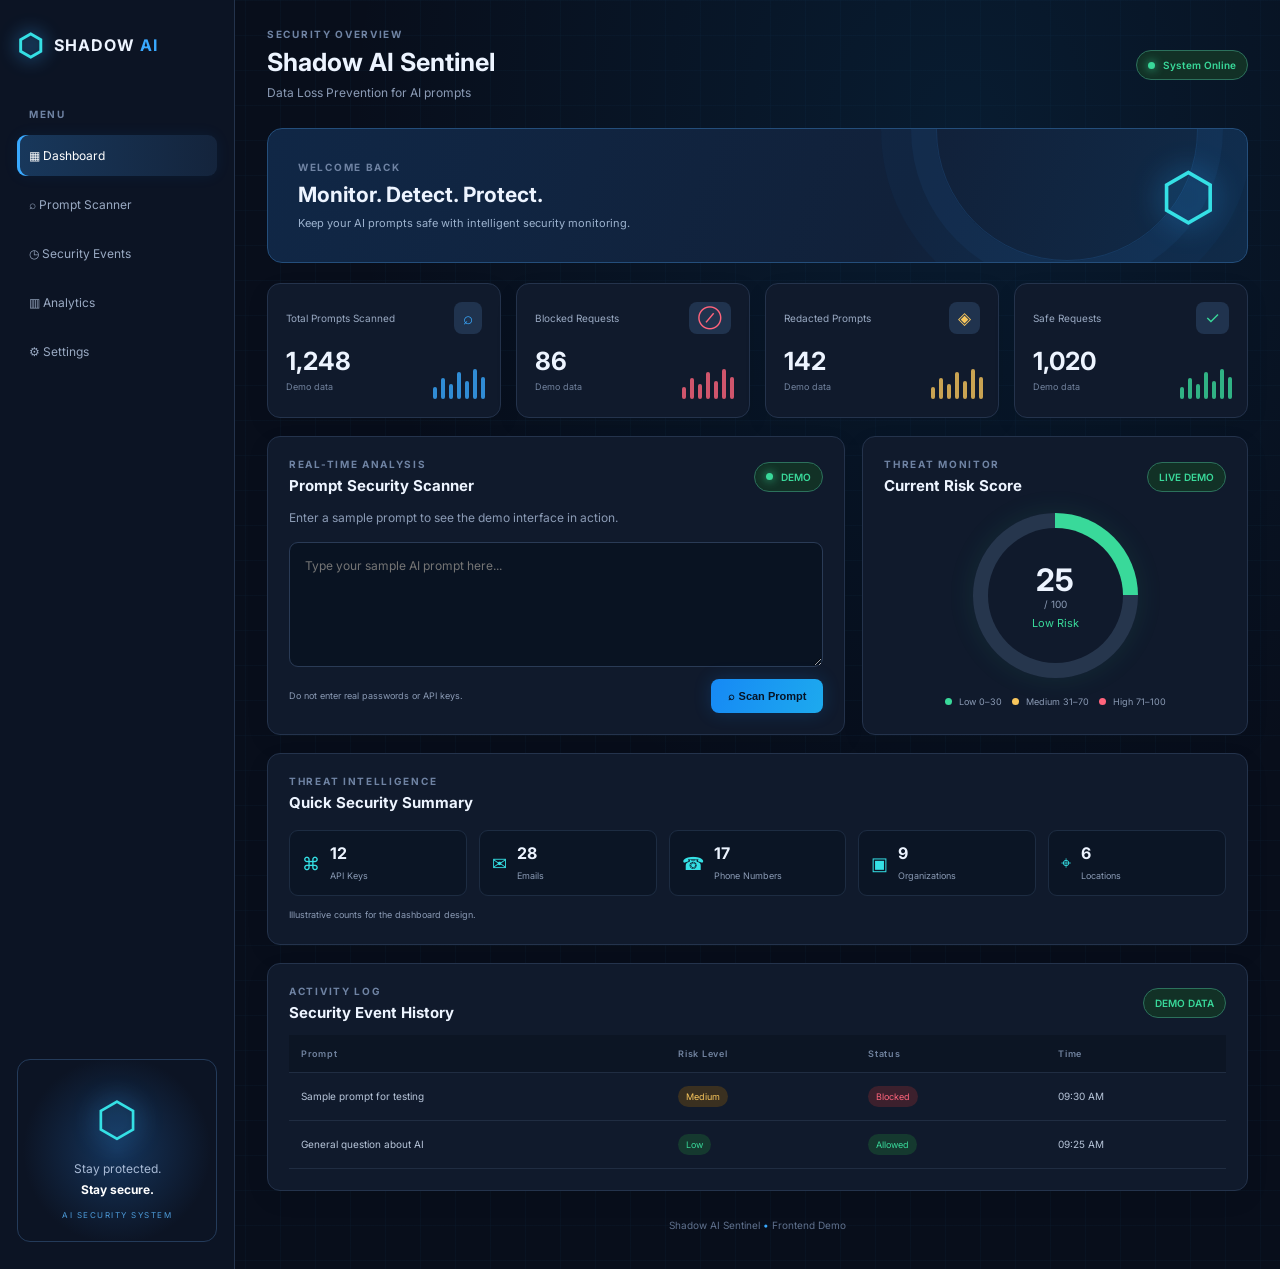
<file: index.html>
<!DOCTYPE html>

<html lang="en">

<head>

  <meta charset="UTF-8">

  <meta name="viewport" content="width=device-width, initial-scale=1.0">

  <title>Shadow AI Sentinel</title>

  <link rel="stylesheet" href="style.css">

  
  <link href="https://fonts.googleapis.com/css2?family=Inter:wght@400;500;600;700;800&display=swap" rel="stylesheet">

</head>

<body>

  <div class="dashboard">

    <!-- Sidebar -->

    <aside class="sidebar">

      <div class="logo">

        <span class="logo-icon">⬡</span>

        <span>SHADOW <b>AI</b></span>

      </div>

      <p class="side-label">MENU</p>

      <nav>

        <a class="nav-link active" href="#dashboard">▦ Dashboard</a>

        <a class="nav-link" href="#scanner">⌕ Prompt Scanner</a>

        <a class="nav-link" href="#events">◷ Security Events</a>

        <a class="nav-link" href="#analytics">▥ Analytics</a>

        <a class="nav-link" href="#about">⚙ Settings</a>

      </nav>

      <div class="sidebar-bottom">

        <div class="shield-art">⬡</div>

        <p>Stay protected.<br><b>Stay secure.</b></p>

        <small>AI SECURITY SYSTEM</small>

      </div>

    </aside>

    <!-- Main content -->

    <main class="main-content" id="dashboard">

      <header class="topbar">

        <div>

          <p class="eyebrow">SECURITY OVERVIEW</p>

          <h1>Shadow AI Sentinel</h1>

          <p class="subtitle">Data Loss Prevention for AI prompts</p>

        </div>

        <div class="online"><span class="pulse"></span> System Online</div>

      </header>

      <section class="welcome">

        <div>

          <p class="eyebrow">WELCOME BACK</p>

          <h2>Monitor. Detect. Protect.</h2>

          <p>Keep your AI prompts safe with intelligent security monitoring.</p>

        </div>

        <div class="welcome-symbol">⬡</div>

      </section>

      <!-- Stats -->

      <section class="stats-grid">

        <article class="stat-card">

          <div class="stat-top"><span>Total Prompts Scanned</span><span class="stat-icon blue">⌕</span></div>

          <h2>1,248</h2>

          <p class="stat-note">Demo data</p>

          <div class="mini-bars"><i></i><i></i><i></i><i></i><i></i><i></i><i></i></div>

        </article>

        <article class="stat-card">

          <div class="stat-top"><span>Blocked Requests</span><span class="stat-icon red">⊘</span></div>

          <h2>86</h2>

          <p class="stat-note">Demo data</p>

          <div class="mini-bars red-bars"><i></i><i></i><i></i><i></i><i></i><i></i><i></i></div>

        </article>

        <article class="stat-card">

          <div class="stat-top"><span>Redacted Prompts</span><span class="stat-icon yellow">◈</span></div>

          <h2>142</h2>

          <p class="stat-note">Demo data</p>

          <div class="mini-bars yellow-bars"><i></i><i></i><i></i><i></i><i></i><i></i><i></i></div>

        </article>

        <article class="stat-card">

          <div class="stat-top"><span>Safe Requests</span><span class="stat-icon green">✓</span></div>

          <h2>1,020</h2>

          <p class="stat-note">Demo data</p>

          <div class="mini-bars green-bars"><i></i><i></i><i></i><i></i><i></i><i></i><i></i></div>

        </article>

      </section>

      <!-- Scanner and risk -->

      <section class="content-grid" id="scanner">

        <article class="panel scanner-panel">

          <div class="panel-heading">

            <div>

              <p class="eyebrow">REAL-TIME ANALYSIS</p>

              <h2>Prompt Security Scanner</h2>

            </div>

            <span class="live-tag"><span class="pulse"></span> DEMO</span>

          </div>

          <p class="muted">Enter a sample prompt to see the demo interface in action.</p>

          <textarea id="prompt" placeholder="Type your sample AI prompt here..."></textarea>

          <div class="scanner-actions">

            <span class="muted small">Do not enter real passwords or API keys.</span>

            <button id="scanButton" onclick="scanPrompt()">⌕ Scan Prompt</button>

          </div>

          <div id="result" class="result hidden" aria-live="polite"></div>

        </article>

        <article class="panel risk-panel">

          <div class="panel-heading">

            <div>

              <p class="eyebrow">THREAT MONITOR</p>

              <h2>Current Risk Score</h2>

            </div>

            <span class="live-tag">LIVE DEMO</span>

          </div>

          <div class="risk-circle" id="riskCircle">

            <div class="risk-inner">

              <strong id="riskScore">25</strong>

              <span>/ 100</span>

              <small id="riskLabel">Low Risk</small>

            </div>

          </div>

          <div class="risk-legend">

            <span><i class="dot low"></i> Low 0–30</span>

            <span><i class="dot medium"></i> Medium 31–70</span>

            <span><i class="dot high"></i> High 71–100</span>

          </div>

        </article>

      </section>

      <!-- Detection summary -->

      <section class="panel detection-panel">

        <div class="panel-heading">

          <div>

            <p class="eyebrow">THREAT INTELLIGENCE</p>

            <h2>Quick Security Summary</h2>

          </div>

        </div>

        <div class="detection-grid">

          <div class="detection-item"><span class="detect-icon">⌘</span><div><strong>12</strong><small>API Keys</small></div></div>

          <div class="detection-item"><span class="detect-icon">✉</span><div><strong>28</strong><small>Emails</small></div></div>

          <div class="detection-item"><span class="detect-icon">☎</span><div><strong>17</strong><small>Phone Numbers</small></div></div>

          <div class="detection-item"><span class="detect-icon">▣</span><div><strong>9</strong><small>Organizations</small></div></div>

          <div class="detection-item"><span class="detect-icon">⌖</span><div><strong>6</strong><small>Locations</small></div></div>

        </div>

        <p class="muted small">Illustrative counts for the dashboard design.</p>

      </section>

      <!-- Event history -->

      <section class="panel events-panel" id="events">

        <div class="panel-heading">

          <div>

            <p class="eyebrow">ACTIVITY LOG</p>

            <h2>Security Event History</h2>

          </div>

          <span class="live-tag">DEMO DATA</span>

        </div>

        <div class="table-wrap">

          <table>

            <thead>

              <tr><th>Prompt</th><th>Risk Level</th><th>Status</th><th>Time</th></tr>

            </thead>

            <tbody id="eventBody">

              <tr><td>Sample prompt for testing</td><td><span class="badge medium-badge">Medium</span></td><td><span class="badge red-badge">Blocked</span></td><td>09:30 AM</td></tr>

              <tr><td>General question about AI</td><td><span class="badge low-badge">Low</span></td><td><span class="badge green-badge">Allowed</span></td><td>09:25 AM</td></tr>

            </tbody>

          </table>

        </div>

      </section>

      <footer id="about">Shadow AI Sentinel <span>•</span> Frontend Demo</footer>

    </main>

  </div>

  <script src="script.js"></script>

</body>

</html>
</file>
<file: style.css>
* {
  box-sizing: border-box;
  margin: 0;
  padding: 0;
}

:root {
  --bg: #080e1b;
  --panel: #101a2c;
  --panel-light: #152239;
  --border: #24334c;
  --text: #edf4ff;
  --muted: #8b9bb5;
  --blue: #39a9ff;
  --cyan: #35e0e5;
  --green: #39d99a;
  --red: #ff647c;
  --yellow: #f8c65c;
}

body {
  font-family: "Inter", Arial, sans-serif;
  background: var(--bg);
  color: var(--text);
  min-height: 100vh;
}

.dashboard {
  display: flex;
  min-height: 100vh;
}

/* Sidebar */
.sidebar {
  width: 235px;
  flex-shrink: 0;
  background: #0c1424;
  border-right: 1px solid var(--border);
  padding: 27px 17px;
  display: flex;
  flex-direction: column;
}

.logo {
  display: flex;
  align-items: center;
  gap: 10px;
  font-size: 16px;
  font-weight: 700;
  letter-spacing: 1px;
  margin-bottom: 45px;
}

.logo b {
  color: var(--blue);
}

.logo-icon {
  font-size: 30px;
  color: var(--cyan);
  text-shadow: 0 0 18px var(--blue);
}

.side-label, .eyebrow {
  color: #6f83a3;
  font-size: 10px;
  letter-spacing: 1.7px;
  font-weight: 700;
}

.side-label {
  margin: 0 0 15px 12px;
}

nav {
  display: grid;
  gap: 8px;
}

.nav-link {
  color: #9aaac3;
  text-decoration: none;
  padding: 13px 12px;
  border-radius: 9px;
  font-size: 12px;
  transition: .25s ease;
}

.nav-link:hover, .nav-link.active {
  color: white;
  background: linear-gradient(90deg, #18385c, #14243c);
  box-shadow: inset 3px 0 var(--blue), 0 0 16px #1687ff12;
}

.sidebar-bottom {
  margin-top: auto;
  text-align: center;
  background: radial-gradient(circle, #15345b, #0c1424 70%);
  border: 1px solid #243b5a;
  border-radius: 13px;
  padding: 18px 10px;
  color: #a9bbd6;
  font-size: 12px;
  line-height: 1.7;
}

.sidebar-bottom b {
  color: white;
}

.sidebar-bottom small {
  display: block;
  color: #4d9cdb;
  font-size: 8px;
  letter-spacing: 1.5px;
  margin-top: 9px;
}

.shield-art {
  font-size: 48px;
  color: var(--cyan);
  text-shadow: 0 0 24px var(--blue);
  animation: float 3s ease-in-out infinite;
}

/* Main area */
.main-content {
  flex: 1;
  min-width: 0;
  max-width: 1600px;
  padding: 28px 32px;
  margin: 0 auto;
}

.topbar, .panel-heading, .stat-top, .scanner-actions {
  display: flex;
  align-items: center;
  justify-content: space-between;
  gap: 15px;
}

h1 {
  font-size: 25px;
  margin-top: 7px;
}

.subtitle, .muted {
  color: var(--muted);
  font-size: 12px;
  line-height: 1.6;
}

.subtitle {
  margin-top: 6px;
}

.online, .live-tag {
  display: inline-flex;
  align-items: center;
  gap: 8px;
  color: var(--green);
  font-size: 10px;
  font-weight: 600;
  border: 1px solid #2c715c;
  background: #123126;
  padding: 8px 11px;
  border-radius: 20px;
  white-space: nowrap;
}

.pulse {
  display: inline-block;
  width: 7px;
  height: 7px;
  background: var(--green);
  border-radius: 50%;
  box-shadow: 0 0 10px var(--green);
  animation: pulse 1.6s infinite;
}

/* Welcome banner */
.welcome {
  position: relative;
  overflow: hidden;
  display: flex;
  justify-content: space-between;
  align-items: center;
  min-height: 135px;
  margin: 26px 0 20px;
  padding: 25px 30px;
  border: 1px solid #244e7b;
  border-radius: 15px;
  background: linear-gradient(110deg, #102746, #11213a 65%, #102b49);
  animation: appear .6s ease both;
}

.welcome::after {
  content: "";
  position: absolute;
  width: 260px;
  height: 260px;
  right: 5%;
  top: -130px;
  border: 1px solid #2d83d633;
  border-radius: 50%;
  box-shadow: 0 0 0 25px #2d83d611, 0 0 0 55px #2d83d60a;
}

.welcome h2 {
  font-size: 21px;
  margin: 9px 0;
}

.welcome p:last-child {
  color: #9cb2ce;
  font-size: 11px;
}

.welcome-symbol {
  z-index: 1;
  font-size: 65px;
  color: var(--cyan);
  text-shadow: 0 0 28px #2baaff;
  animation: float 3s ease-in-out infinite;
}

/* Stats cards */
.stats-grid {
  display: grid;
  grid-template-columns: repeat(4, minmax(0, 1fr));
  gap: 15px;
  margin-bottom: 18px;
}

.stat-card, .panel {
  background: var(--panel);
  border: 1px solid var(--border);
  border-radius: 13px;
  box-shadow: 0 8px 25px #00000012;
}

.stat-card {
  position: relative;
  overflow: hidden;
  padding: 18px;
  min-height: 135px;
  transition: transform .25s, border-color .25s, box-shadow .25s;
  animation: appear .6s ease both;
}

.stat-card:hover, .panel:hover {
  border-color: #32618d;
  box-shadow: 0 0 22px #1687ff16;
}

.stat-card:hover {
  transform: translateY(-4px);
}

.stat-top {
  color: #9aaac3;
  font-size: 10px;
}

.stat-icon {
  font-size: 17px;
  padding: 6px 9px;
  border-radius: 8px;
  background: #20334e;
}

.blue { color: var(--blue); }
.red { color: var(--red); }
.yellow { color: var(--yellow); }
.green { color: var(--green); }

.stat-card h2 {
  font-size: 25px;
  margin-top: 12px;
}

.stat-note {
  color: #72839e;
  font-size: 9px;
  margin-top: 5px;
}

.mini-bars {
  position: absolute;
  right: 15px;
  bottom: 18px;
  display: flex;
  align-items: end;
  gap: 4px;
  height: 30px;
}

.mini-bars i {
  width: 4px;
  height: 40%;
  border-radius: 5px;
  background: var(--blue);
  opacity: .8;
  animation: bars 1.5s ease-in-out infinite alternate;
}

.mini-bars i:nth-child(2) { height: 70%; animation-delay: .2s; }
.mini-bars i:nth-child(3) { height: 50%; animation-delay: .4s; }
.mini-bars i:nth-child(4) { height: 90%; animation-delay: .1s; }
.mini-bars i:nth-child(5) { height: 60%; animation-delay: .3s; }
.mini-bars i:nth-child(6) { height: 100%; animation-delay: .5s; }
.mini-bars i:nth-child(7) { height: 75%; animation-delay: .6s; }
.red-bars i { background: var(--red); }
.yellow-bars i { background: var(--yellow); }
.green-bars i { background: var(--green); }

/* Panels */
.content-grid {
  display: grid;
  grid-template-columns: minmax(0, 1.5fr) minmax(260px, 1fr);
  gap: 17px;
  margin-bottom: 18px;
}

.panel {
  padding: 21px;
  transition: border-color .25s, box-shadow .25s;
  animation: appear .7s ease both;
}

.panel h2 {
  font-size: 15px;
  margin-top: 6px;
}

.panel-heading {
  margin-bottom: 13px;
}

.small {
  font-size: 9px;
}

.scanner-panel textarea {
  display: block;
  width: 100%;
  min-height: 125px;
  resize: vertical;
  margin: 15px 0 12px;
  padding: 15px;
  color: var(--text);
  background: #091322;
  border: 1px solid #2a3b56;
  border-radius: 9px;
  font: inherit;
  font-size: 12px;
  outline: none;
  transition: border .2s, box-shadow .2s;
}

.scanner-panel textarea:focus {
  border-color: var(--blue);
  box-shadow: 0 0 0 3px #39a9ff20;
}

button {
  border: 0;
  border-radius: 8px;
  padding: 11px 17px;
  background: linear-gradient(110deg, #1689f5, #24c7e7);
  color: #061426;
  font-size: 11px;
  font-weight: 800;
  cursor: pointer;
  box-shadow: 0 0 18px #1689f533;
  transition: transform .2s, box-shadow .2s;
}

button:hover {
  transform: translateY(-2px);
  box-shadow: 0 0 24px #1689f577;
}

button:active {
  transform: scale(.98);
}

.result {
  margin-top: 15px;
  border: 1px solid #2a4a69;
  background: #0b1728;
  padding: 13px;
  border-radius: 9px;
  font-size: 11px;
  line-height: 1.8;
  animation: appear .3s ease;
}

.result h3 {
  font-size: 13px;
  margin-bottom: 5px;
}

.hidden {
  display: none;
}

/* Risk score */
.risk-panel {
  text-align: center;
}

.risk-panel .panel-heading {
  text-align: left;
}

.risk-circle {
  width: 165px;
  height: 165px;
  border-radius: 50%;
  margin: 18px auto;
  display: grid;
  place-items: center;
  background: conic-gradient(var(--green) 0deg 90deg, #26364d 90deg 360deg);
  box-shadow: 0 0 28px #39d99a18;
  transition: background .4s ease;
}

.risk-inner {
  width: 135px;
  height: 135px;
  background: var(--panel);
  border-radius: 50%;
  display: flex;
  flex-direction: column;
  align-items: center;
  justify-content: center;
}

.risk-inner strong {
  font-size: 31px;
}

.risk-inner span {
  color: var(--muted);
  font-size: 10px;
}

.risk-inner small {
  color: var(--green);
  font-size: 11px;
  margin-top: 6px;
}

.risk-legend {
  display: flex;
  flex-wrap: wrap;
  justify-content: center;
  gap: 10px;
  color: var(--muted);
  font-size: 9px;
}

.dot {
  display: inline-block;
  width: 7px;
  height: 7px;
  border-radius: 50%;
  margin-right: 4px;
}

.low { background: var(--green); }
.medium { background: var(--yellow); }
.high { background: var(--red); }

/* Detection summary */
.detection-panel, .events-panel {
  margin-bottom: 18px;
}

.detection-grid {
  display: grid;
  grid-template-columns: repeat(5, minmax(0, 1fr));
  gap: 12px;
  margin: 18px 0 12px;
}

.detection-item {
  display: flex;
  align-items: center;
  gap: 10px;
  padding: 12px;
  background: #0b1525;
  border: 1px solid #1d2c42;
  border-radius: 9px;
  transition: transform .2s, border-color .2s;
}

.detection-item:hover {
  transform: translateY(-3px);
  border-color: var(--blue);
}

.detect-icon {
  color: var(--cyan);
  font-size: 18px;
}

.detection-item strong {
  display: block;
  font-size: 16px;
}

.detection-item small {
  color: var(--muted);
  font-size: 9px;
}

/* Table */
.table-wrap {
  overflow-x: auto;
}

table {
  width: 100%;
  border-collapse: collapse;
  text-align: left;
  font-size: 10px;
}

th {
  color: #71839f;
  font-size: 9px;
  letter-spacing: .7px;
  font-weight: 600;
  background: #0c1524;
}

th, td {
  padding: 13px 12px;
  border-bottom: 1px solid #202d42;
}

td {
  color: #b7c5d9;
}

tbody tr:hover {
  background: #18253a;
}

.badge {
  display: inline-block;
  padding: 5px 8px;
  border-radius: 20px;
  font-size: 9px;
}

.low-badge, .green-badge {
  color: var(--green);
  background: #15392f;
}

.medium-badge {
  color: var(--yellow);
  background: #3a3020;
}

.high-badge, .red-badge {
  color: var(--red);
  background: #3c202d;
}

footer {
  text-align: center;
  color: #60718d;
  font-size: 10px;
  padding: 10px;
}

footer span {
  color: var(--blue);
}

/* Motion graphics */
@keyframes pulse {
  0%, 100% { opacity: 1; box-shadow: 0 0 4px var(--green); }
  50% { opacity: .45; box-shadow: 0 0 13px var(--green); }
}

@keyframes float {
  0%, 100% { transform: translateY(0); }
  50% { transform: translateY(-8px); }
}

@keyframes bars {
  from { transform: scaleY(.65); }
  to { transform: scaleY(1); }
}

@keyframes appear {
  from { opacity: 0; transform: translateY(12px); }
  to { opacity: 1; transform: translateY(0); }
}

/* Responsive design */
@media (max-width: 1000px) {
  .sidebar { width: 190px; }
  .main-content { padding: 22px; }
  .stats-grid { grid-template-columns: repeat(2, minmax(0, 1fr)); }
  .detection-grid { grid-template-columns: repeat(3, minmax(0, 1fr)); }
}

@media (max-width: 700px) {
  .dashboard { display: block; }
  .sidebar { width: 100%; padding: 14px; }
  .logo { margin-bottom: 15px; }
  .side-label, .sidebar-bottom { display: none; }
  nav { display: flex; overflow-x: auto; }
  .nav-link { white-space: nowrap; }
  .main-content { padding: 17px; }
  .topbar { align-items: flex-start; }
  h1 { font-size: 20px; }
  .online { font-size: 9px; }
  .content-grid { grid-template-columns: 1fr; }
  .detection-grid { grid-template-columns: repeat(2, minmax(0, 1fr)); }
  .welcome { padding: 20px; }
  .welcome-symbol { font-size: 45px; }
}

@media (max-width: 420px) {
  .stats-grid { grid-template-columns: 1fr 1fr; gap: 9px; }
  .stat-card { padding: 12px; }
  .stat-card h2 { font-size: 21px; }
  .stat-top { font-size: 9px; }
  .scanner-actions { align-items: flex-start; flex-direction: column; }
}
/* Animated cyber background */
body {
  background-color: #080e1b;
  background-image:
    linear-gradient(#1c4b7214 1px, transparent 1px),
    linear-gradient(90deg, #1c4b7214 1px, transparent 1px),
    radial-gradient(ellipse at 75% 10%, #0875bb22, transparent 45%);
  background-size: 35px 35px, 35px 35px, auto;
  animation: backgroundGlow 8s ease-in-out infinite alternate;
}

@keyframes backgroundGlow {
  from {
    background-position: 0 0, 0 0, 0 0;
  }
  to {
    background-position: 35px 35px, 35px 35px, 0 0;
  }
}

/* Glowing panel effect */
.panel, .stat-card {
  position: relative;
  overflow: hidden;
}

.panel:hover, .stat-card:hover {
  border-color: #39a9ff;
  box-shadow: 0 0 22px #1687ff30;
}

/* Animated glowing button */
button {
  background-size: 200% auto;
  animation: buttonGlow 3s ease infinite;
}

@keyframes buttonGlow {
  0%, 100% { background-position: 0% center; }
  50% { background-position: 100% center; }
}

/* Smooth page entrance */
.welcome, .stat-card, .panel {
  animation: appear .7s ease both;
}

.stat-card:nth-child(2) { animation-delay: .1s; }
.stat-card:nth-child(3) { animation-delay: .2s; }
.stat-card:nth-child(4) { animation-delay: .3s; }
</file>
